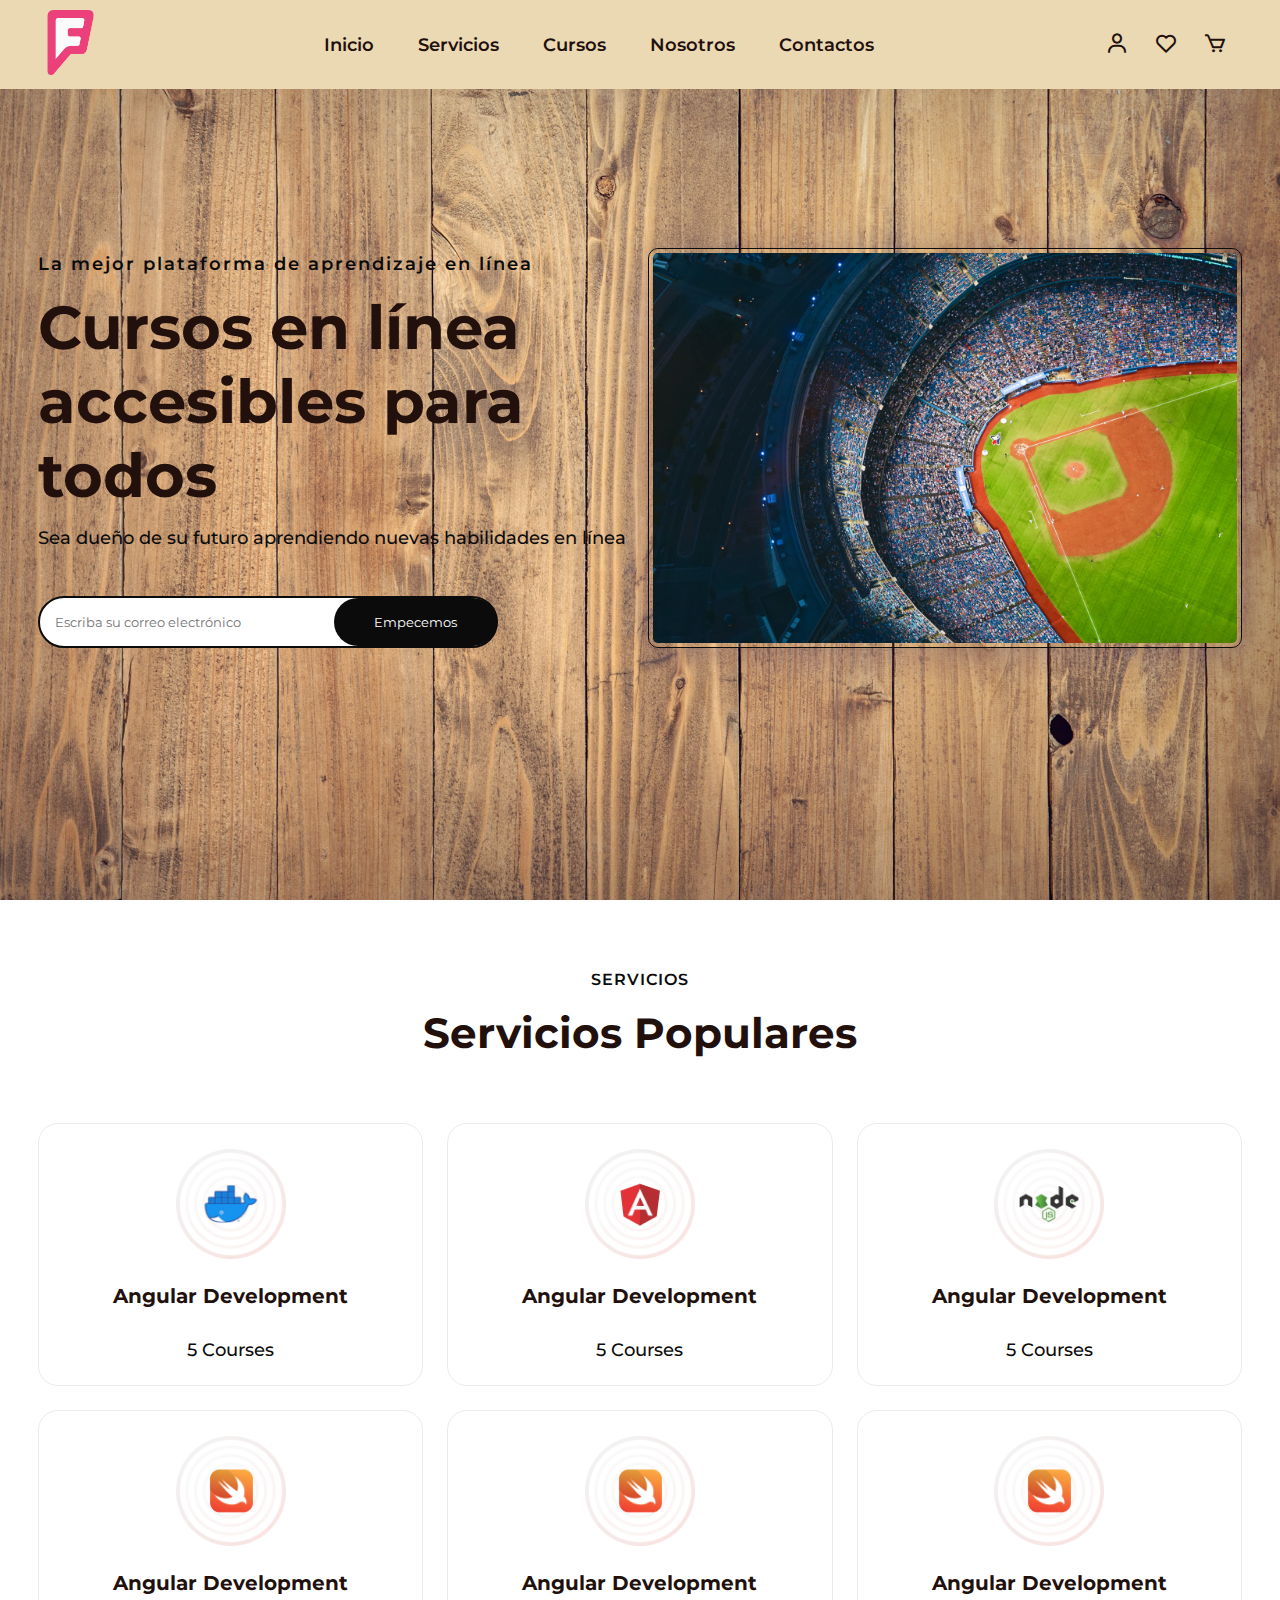
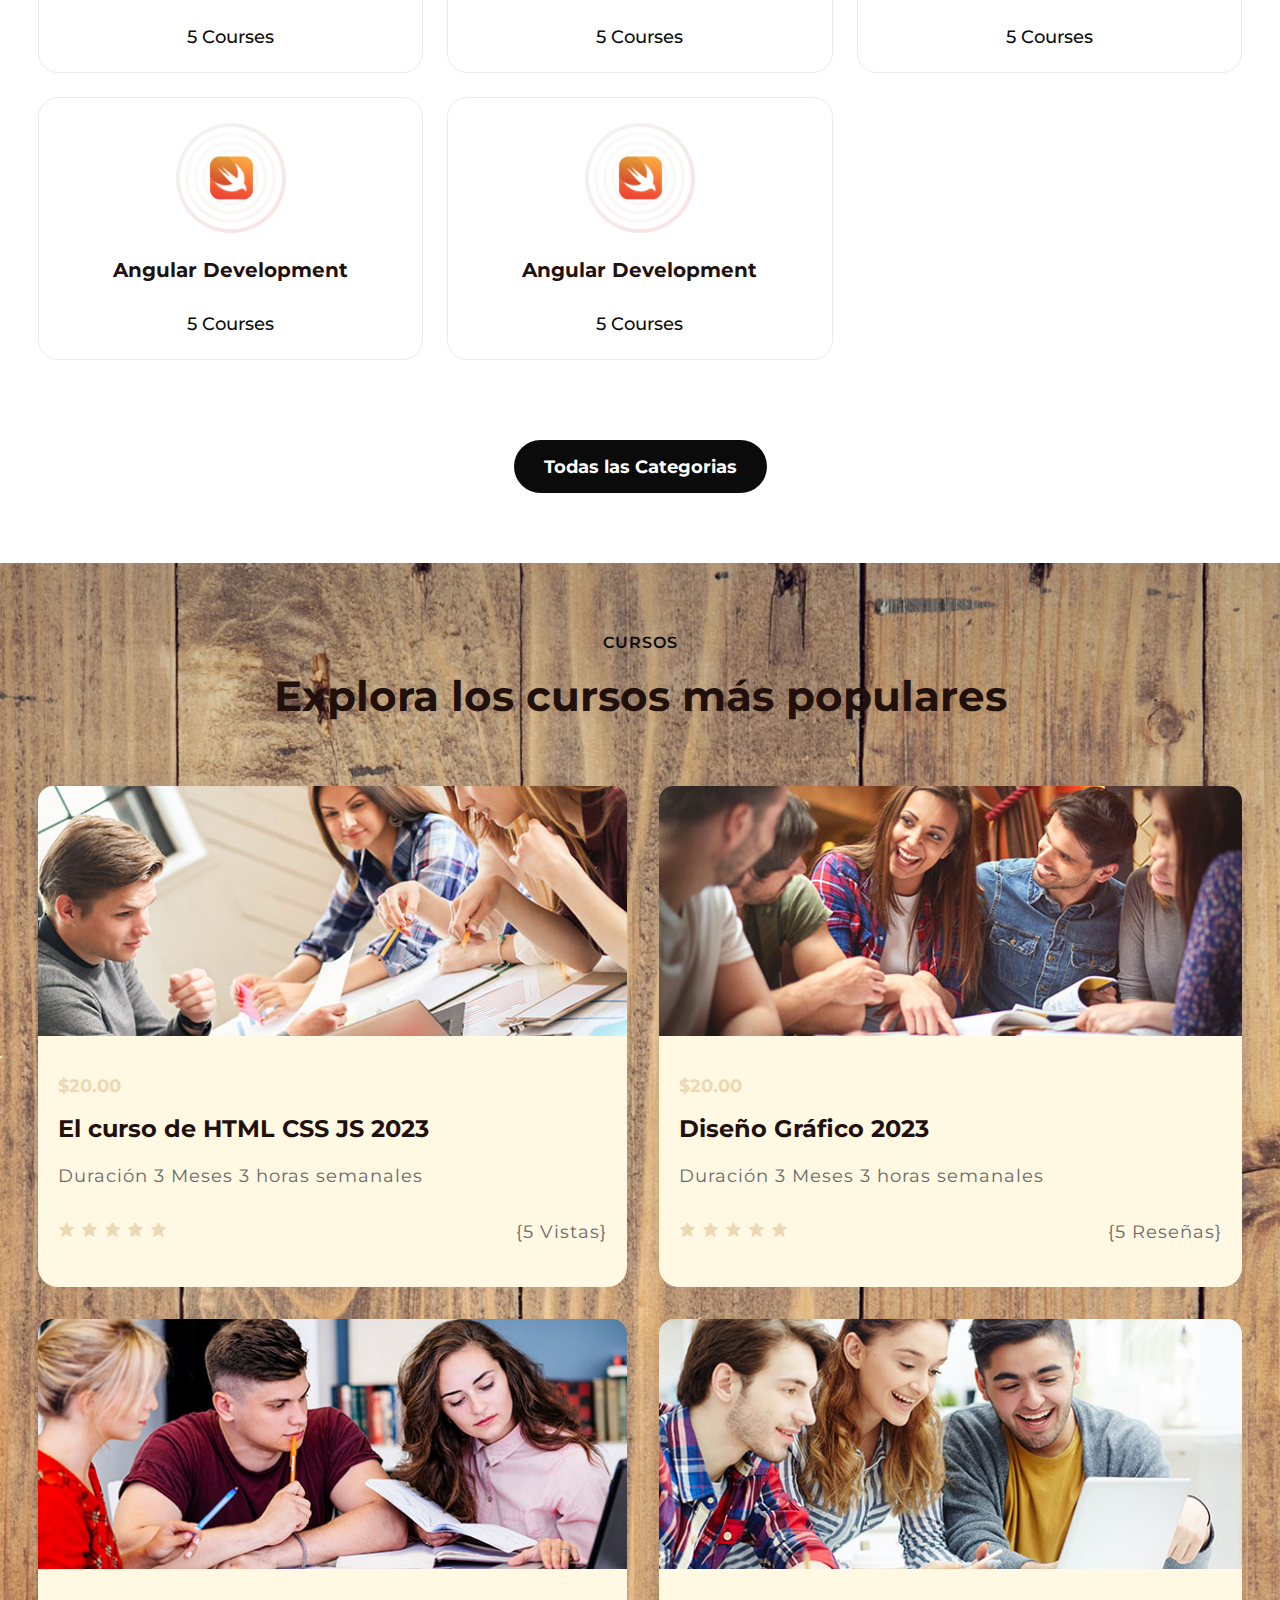
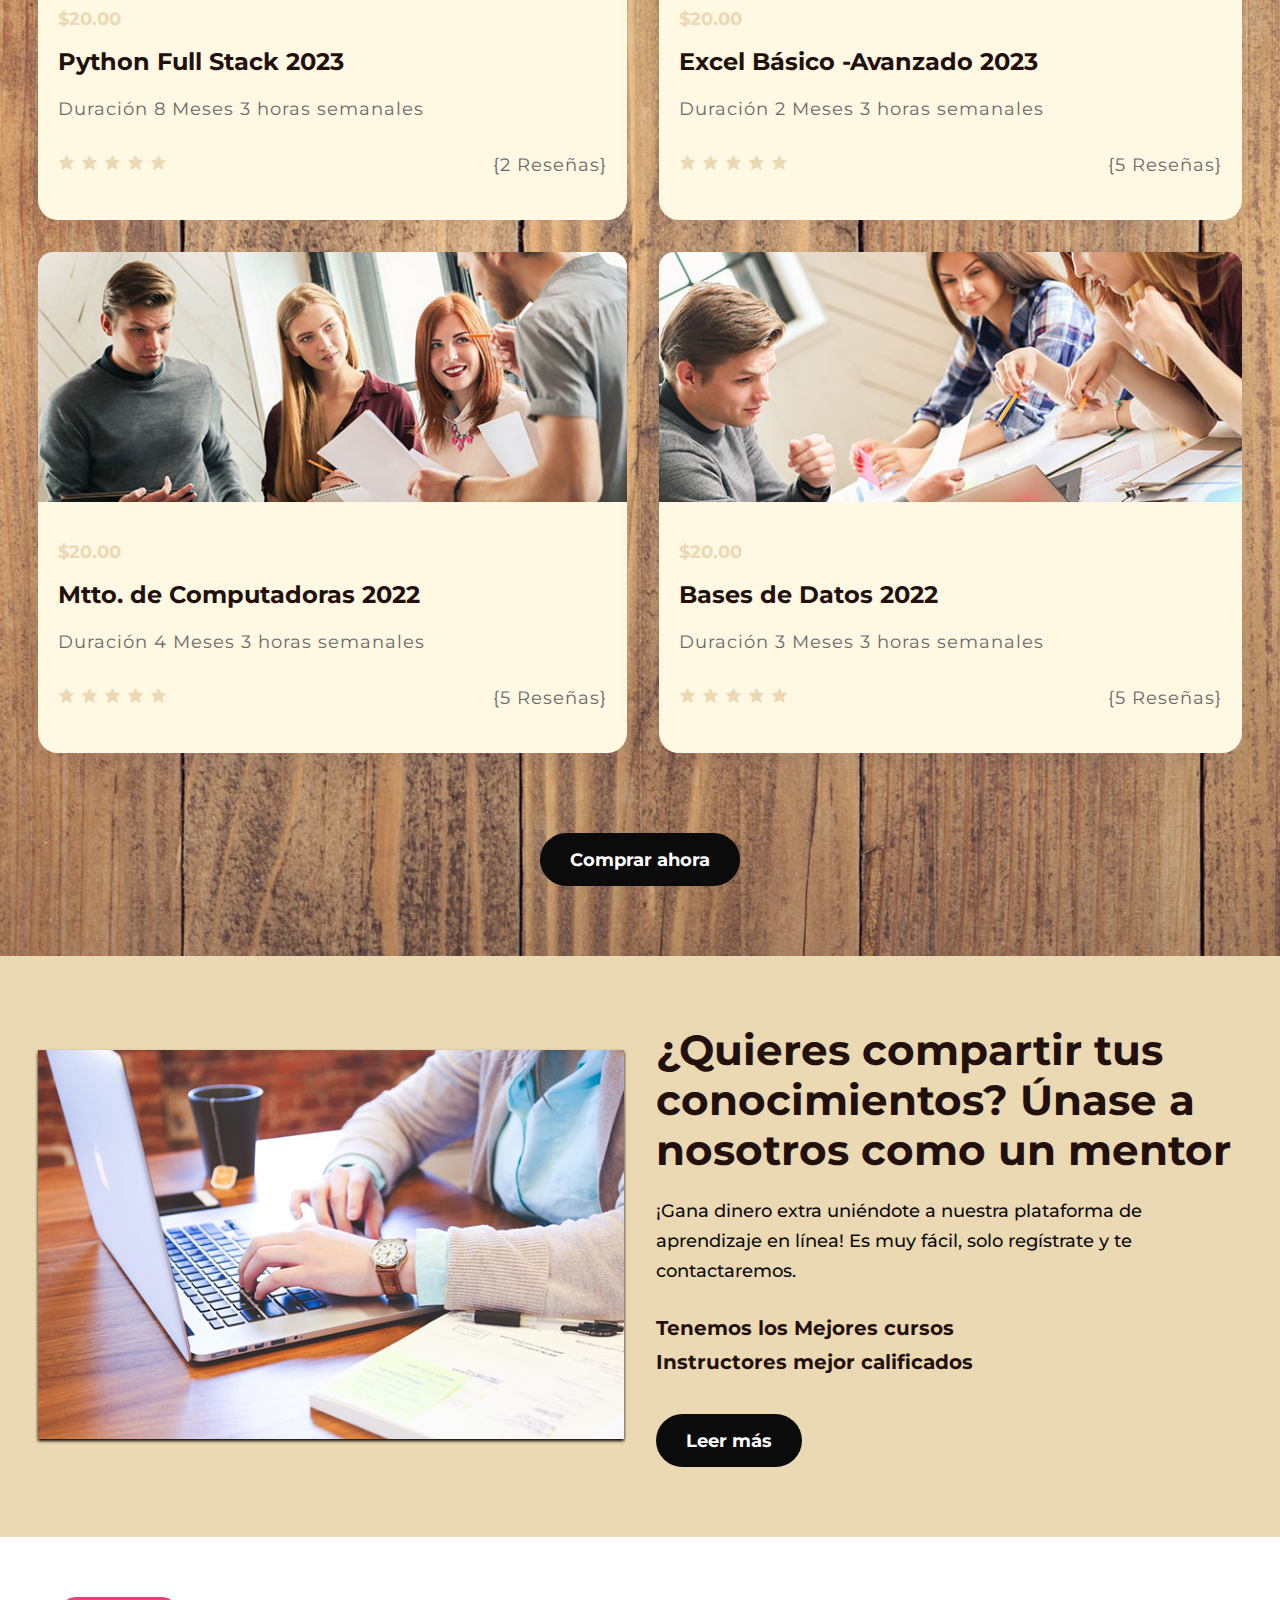
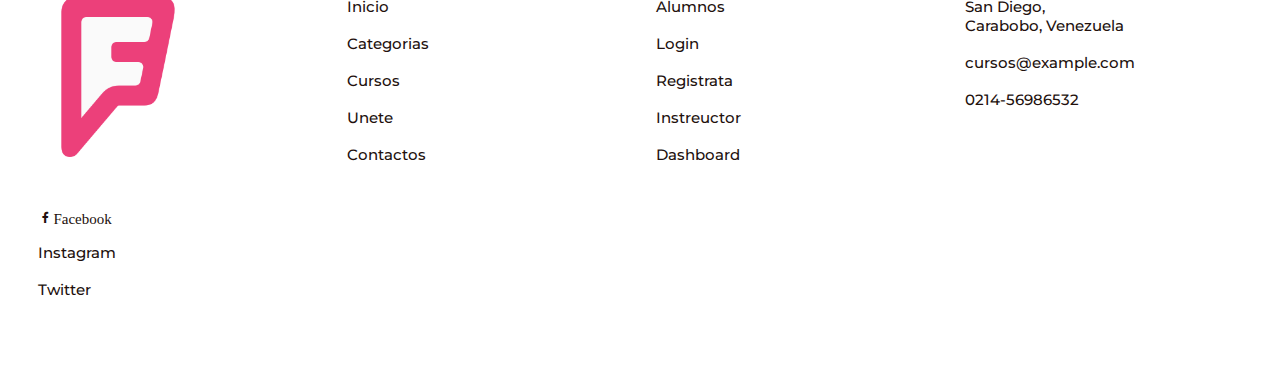
<file: index.html>
<!DOCTYPE html>
<html lang="es">
<head>
    <meta charset="UTF-8">
    <meta name="viewport" content="width=device-width, initial-scale=1.0">
    <title>Pymes</title>
    <link rel="preconnect" href="https://fonts.googleapis.com">
	<link rel="preconnect" href="https://fonts.gstatic.com" crossorigin>
	<link href="https://fonts.googleapis.com/css2?family=Montserrat:wght@300;400;500;600;700;800;900&display=swap" rel="stylesheet">
	<link rel="stylesheet" href="vendor/boxicons/css/boxicons.min.css">
	<link rel="stylesheet" href="css/styles.css">
    <link rel="stylesheet" href="css/media.css">
</head>
<body>
    <header>
		<a href="#" class="logo">
			<img src="/img/firme.png" width="65" alt="logo">
		</a>

		<ul class="navbar">
			<li><a href="#home">Inicio</a></li>
			<li><a href="#servicios">Servicios</a></li>
			<li><a href="#courses">Cursos</a></li>
			<li><a href="#about">Nosotros</a></li>
			<li><a href="#contact">Contactos</a></li>
		</ul>

		<div class="header-icons">
			<a href="#"><i class='bx bx-user'></i></a>
			<a href="#"><i class='bx bx-heart' ></i></a>
			<a href="#"><i class='bx bx-cart' ></i></a>
			<div class="bx bx-menu" id="menu-icon"></div>
		</div>
		</header>
	<main>
		<section class="home" id="home">
		<div class="home-text">
			<h6>La mejor plataforma de aprendizaje en línea</h6>
			<h1>Cursos en línea accesibles para todos</h1>
			<p>Sea dueño de su futuro aprendiendo nuevas habilidades en línea</p>
			<div class="latter">
				<form>
					<input type="email" placeholder="Escriba su correo electrónico" required>
					<input type="submit" value="Empecemos" required>
				</form>
			</div>
			</div>
	
			<div class="home-img">
			<img src="/img/pexels-tim-gouw-139762.jpg">
		</div>
	</section>
	<section class="categories" id="servicios">
		<div class="center-text">
			<h5>SERVICIOS</h5>
			<h2>Servicios Populares</h2>
		</div>

		<div class="categories-content">
			<div class="box">
				<img src="img/cate1.png">
				<h3>Angular Development</h3>
				<p>5 Courses</p>
			</div>

			<div class="box">
				<img src="img/cate2.png">
				<h3>Angular Development</h3>
				<p>5 Courses</p>
			</div>

			<div class="box">
				<img src="img/cate3.png">
				<h3>Angular Development</h3>
				<p>5 Courses</p>
			</div>

			<div class="box">
				<img src="img/cate4.png">
				<h3>Angular Development</h3>
				<p>5 Courses</p>
			</div>
			<div class="box">
				<img src="img/cate4.png">
				<h3>Angular Development</h3>
				<p>5 Courses</p>
			</div><div class="box">
				<img src="img/cate4.png">
				<h3>Angular Development</h3>
				<p>5 Courses</p>
			</div><div class="box">
				<img src="img/cate4.png">
				<h3>Angular Development</h3>
				<p>5 Courses</p>
			</div><div class="box">
				<img src="img/cate4.png">
				<h3>Angular Development</h3>
				<p>5 Courses</p>
			</div>
		</div>

		<div class="main-btn">
			<a href="#" class="btn">Todas las Categorias</a>
		</div>
	</section>
	<section class="courses" id="courses">
		<div class="center-text">
			<h5>CURSOS</h5>
			<h2>Explora los cursos más populares</h2>
		</div>

		<div class="courses-content">
			<div class="row">
				<img src="img/course1.jpg">
				<div class="courses-text">
					<h5>$20.00</h5>
					<h3>El curso de HTML CSS JS 2023</h3>
					<h6>Duración 3 Meses 3 horas semanales</h6>
					<div class="rating">
						<div class="star">
							<a href="#"><i class='bx bxs-star' ></i></a>
							<a href="#"><i class='bx bxs-star' ></i></a>
							<a href="#"><i class='bx bxs-star' ></i></a>
							<a href="#"><i class='bx bxs-star' ></i></a>
							<a href="#"><i class='bx bxs-star' ></i></a>
						</div>
						<div class="review">
							<p>{5 Vistas}</p>
						</div>
					</div>
				</div>
			</div>

			<div class="row">
				<img src="img/course2.jpg">
				<div class="courses-text">
					<h5>$20.00</h5>
					<h3>Diseño Gráfico 2023</h3>
					<h6>Duración 3 Meses 3 horas semanales</h6>
					<div class="rating">
						<div class="star">
							<a href="#"><i class='bx bxs-star' ></i></a>
							<a href="#"><i class='bx bxs-star' ></i></a>
							<a href="#"><i class='bx bxs-star' ></i></a>
							<a href="#"><i class='bx bxs-star' ></i></a>
							<a href="#"><i class='bx bxs-star' ></i></a>
						</div>
						<div class="review">
							<p>{5 Reseñas}</p>
						</div>
					</div>
				</div>
			</div>

			<div class="row">
				<img src="img/course3.jpg">
				<div class="courses-text">
					<h5>$20.00</h5>
					<h3>Python Full Stack 2023</h3>
					<h6>Duración 8 Meses 3 horas semanales</h6>
					<div class="rating">
						<div class="star">
							<a href="#"><i class='bx bxs-star' ></i></a>
							<a href="#"><i class='bx bxs-star' ></i></a>
							<a href="#"><i class='bx bxs-star' ></i></a>
							<a href="#"><i class='bx bxs-star' ></i></a>
							<a href="#"><i class='bx bxs-star' ></i></a>
						</div>
						<div class="review">
							<p>{2 Reseñas}</p>
						</div>
					</div>
				</div>
			</div>

			<div class="row">
				<img src="img/course4.jpg">
				<div class="courses-text">
					<h5>$20.00</h5>
					<h3>Excel Básico -Avanzado 2023</h3>
					<h6>Duración 2 Meses 3 horas semanales</h6>
					<div class="rating">
						<div class="star">
							<a href="#"><i class='bx bxs-star' ></i></a>
							<a href="#"><i class='bx bxs-star' ></i></a>
							<a href="#"><i class='bx bxs-star' ></i></a>
							<a href="#"><i class='bx bxs-star' ></i></a>
							<a href="#"><i class='bx bxs-star' ></i></a>
						</div>
						<div class="review">
							<p>{5 Reseñas}</p>
						</div>
					</div>
				</div>
			</div>

			<div class="row">
				<img src="img/course5.jpg">
				<div class="courses-text">
					<h5>$20.00</h5>
					<h3>Mtto. de Computadoras 2022</h3>
					<h6>Duración 4 Meses 3 horas semanales</h6>
					<div class="rating">
						<div class="star">
							<a href="#"><i class='bx bxs-star' ></i></a>
							<a href="#"><i class='bx bxs-star' ></i></a>
							<a href="#"><i class='bx bxs-star' ></i></a>
							<a href="#"><i class='bx bxs-star' ></i></a>
							<a href="#"><i class='bx bxs-star' ></i></a>
						</div>
						<div class="review">
							<p>{5 Reseñas}</p>
						</div>
					</div>
				</div>
			</div>

			<div class="row">
				<img src="img/course1.jpg">
				<div class="courses-text">
					<h5>$20.00</h5>
					<h3>Bases de Datos 2022</h3>
					<h6>Duración 3 Meses 3 horas semanales</h6>
					<div class="rating">
						<div class="star">
							<a href="#"><i class='bx bxs-star' ></i></a>
							<a href="#"><i class='bx bxs-star' ></i></a>
							<a href="#"><i class='bx bxs-star' ></i></a>
							<a href="#"><i class='bx bxs-star' ></i></a>
							<a href="#"><i class='bx bxs-star' ></i></a>
						</div>
						<div class="review">
							<p>{5 Reseñas}</p>
						</div>
					</div>
				</div>
			</div>

		</div>

		<div class="main-btn">
			<a href="#" class="btn">Comprar ahora</a>
		</div>
	</section>
	<section class="about" id="about">
		<div class="about-img">
			<img src="img/about2.png">
		</div>
	
		<div class="about-text">
			<h2>¿Quieres compartir tus conocimientos? Únase a nosotros como un mentor</h2>
			<p>¡Gana dinero extra uniéndote a nuestra plataforma de aprendizaje en línea! Es muy fácil, solo regístrate y te contactaremos. </p>
			<h4>Tenemos los Mejores cursos</h4>
			<h5>Instructores mejor calificados</h5>
			<a href="#" class="btn">Leer más</a>
		</div>
	</section>
	<footer>
		<section class="contact" id="contact">
			<div class="main-contact">
				<div class="contact-content">
					<div class="logo">
						<img src="/img/firme.png" width="50" height="50" alt="logo2">
					</div>
					<br>
					<li><a class="bx bxl-facebook "href="#">Facebook</a></li>
					<li><a href="#">Instagram</a></li>
					<li><a href="#">Twitter</a></li>
				</div>
		
				<div class="contact-content">
					<li><a href="#home">Inicio</a></li>
					<li><a href="#categories">Categorias</a></li>
					<li><a href="#courses">Cursos</a></li>
					<li><a href="#about">Unete</a></li>
					<li><a href="#contact">Contactos</a></li>
				</div>
		
				<div class="contact-content">
					<li><a href="#">Alumnos</a></li>
					<li><a href="#">Login</a></li>
					<li><a href="#">Registrata</a></li>
					<li><a href="#">Instreuctor</a></li>
					<li><a href="#">Dashboard</a></li>
				</div>
		
				<div class="contact-content">
					<li><a href="#">San Diego,<br> Carabobo, Venezuela</a></li>
					<li><a href="#">cursos@example.com</a></li>
					<li><a href="#">0214-56986532</a></li>
				</div>
		
			</div>
		</section>
	</footer>


</main>
	<script src="/js/index.js"></script>
</body>
</html>
</file>
<file: css/styles.css>
*{
	padding: 0;
	margin: 0;
	box-sizing: border-box;
	font-family: 'Montserrat', sans-serif;
	list-style: none;
	text-decoration: none;
	scroll-behavior: smooth;
}
:root{
	--bg-color: #ffffff;
	--text-color: #22100d;
	--second-color: #0b0b0c;
	--main-color: #EBD9B4;
	--big-font: 3.8rem;
	--h2-font: 2.6rem;
	--p-font: 1.1rem;
}
body{
	background: var(--bg-color);
	color: var(--text-color);
}
header{
	background-color: #EBD9B4;
	position: fixed;
	width: 100%;
	top: 0;
	right: 0;
	z-index: 1000;
	display: flex;
	align-items: center;
	justify-content: space-between;
 	padding: 23px 13%;
	transition: all .40s ease;
}
.logo h3{
	font-family: 'Montserrat';
	color: var(--main-color);
	font-size:1.5rem;
    text-align: center;
}
.logo span{
	color: var(--text-color);
	font-size:1.2rem;
  }
.navbar{
	display: flex;
}
.navbar a{
	color: var(--text-color);
	font-weight: 600;
	font-size: var(--p-font);
	padding: 10px 22px;
	transition: all .40s ease;
}
.navbar a:hover{
	color: var(--main-color);
}
.header-icons{
	display: flex;
	align-items: center;
}
.header-icons i{
	margin-left: 10px;
	font-size: 24px;
	color: var(--text-color);
	transition: all .40s ease;
	margin-right: 15px;
}
.header-icons i:hover{
	transform: scale(1.2);
	color: var(--main-color);
}
#menu-icon{
	font-size: 40px;
	color: var(--text-color);
	z-index: 10001;
	cursor: pointer;
	display: none;
}
section{
	padding: 80px 13%;
}
.home{
	position: relative;
	height: 100vh;
	width: 100%;
	background: url(../img/pexels-fwstudio-164005.jpg);
	background-size: cover;
	background-position: center;
	display: grid;
	grid-template-columns: repeat(2, 1fr);
	gap: 1rem;
	align-items: center;
}
.home-text h1{
	font-size: var(--big-font);
	margin: 15px 0 15px;
}
.home-text h6{
	color: var(--second-color);
	font-size: 18px;
	font-weight: 600;
	letter-spacing: 2px;
}
.home-text p{
	color: var(--second-color);
	font-size: var(--p-font);
	font-weight: 500;
	margin-bottom: 48px;
}
.latter form{
	width: 100%;
	max-width: 460px;
	position: relative;
}
.latter form input:first-child{
	display: inline-block;
	width: 100%;
	outline: none;
	padding: 16px 140px 16px 15px;
	border: 2px solid var(--second-color);
	border-radius: 30px;
}
.latter form input:last-child{
	position: absolute;
	display: inline-block;
	border: none;
	outline: none;
	background: var(--second-color);
	color: var(--bg-color);
	padding: 16px 40px;
	border-radius: 30px;
	cursor: pointer;
	top: 2px;
	right: 1px;
}
.home-img img{
	
	width: 100%;
	padding: 4px;
	border: 1px solid var(--second-color);
	border-radius: 10px;
	box-shadow: 0px 5px 40px rgb(19 8 73 / 30%);
	transition: all .40s ease;
}
.home-img img:hover{
	box-shadow: 0px 4px 15px rgb(0 0 0 / 8%);
	transform: translateY(25px);
}
header.sticky{
	background: var(--bg-color);
	padding: 12px 13%;
	box-shadow: 0px 4px 15px rgb(0 0 0 / 8%);
}
.center-text{
	text-align: center;
}
.center-text h5{
	color: var(--second-color);
	font-size: 16px;
	font-weight: 600;
	letter-spacing: 1px;
	margin-bottom: 20px;
}
.center-text h2{
	font-size: var(--h2-font);
	line-height: 1.2;
}

.categories-content{
	display: grid;
	grid-template-columns: repeat(auto-fit, minmax(300px, auto));
	gap: 1.5rem;
	align-items: center;
	cursor: pointer;
	text-align: center;
	margin-top: 4rem;
}
.box img{
	height: auto;
	width: 110px;
	margin-bottom: 20px;
}
.box{
	padding: 25px 60px;
	border: 1px solid #e9ecef;
	border-radius: 20px;
	box-shadow: -11.729px -11.729px 32px rgb(255 255 255 / 15%);
	transition: all .40s ease;
}
.box:hover{
	transform: translateY(-15px);
}
.box h3{
	font-size: 20px;
	font-weight: 700;
	margin-bottom: 30px;
	line-height: 1.3;
	transition: all .40s ease;
}
.box h3:hover{
	color: var(--main-color);
}
.box p{
	font-size: var(--p-font);
	color: var(--second-color);
	font-weight: 500;
}
.main-btn{
	text-align: center;
	margin-top: 5rem;
}
.btn{
	display: inline-block;
	padding: 16px 30px;
	font-size: var(--p-font);
	font-weight: 700;
	background: var(--second-color);
	color: var(--bg-color);
	border-radius: 30px;
	transition: all .40s ease;
}
.btn:hover{
	transform: scale(0.9) translateY(-5px);
}
.courses{
	background: url(../img/pexels-fwstudio-164005.jpg);
	background-size: cover;
	background-position: center;
}

.courses-content{
	display: grid;
	grid-template-columns: repeat(auto-fit, minmax(400px, auto));
	gap: 2rem;
	align-items: center;
	margin-top: 4rem;
	cursor: pointer;
	border-radius: 15px;
}
.row{
	background-color: #FFF8E3;
	padding: 0px 0px 10px 0px;
	border-radius: 20px;
	box-shadow: 0px 5px 40px rgb(19 8 73 / 13%);
	transition: all .40s ease;
}
.row:hover{
	transform: translateY(-15px);
}
.row img{
	width: 100%;
	height: 250px;
	object-fit: cover;
	border-radius: 15px 15px 0px 0px;
}
.courses-text{
	padding: 35px 20px;
}
.courses-text h5{
	color: var(--main-color);
	font-size: 18px;
	font-weight: 700;
}
.courses-text h3{
	font-size: 24px;
	font-weight: 700;
	line-height: 34px;
	margin: 15px 0 15px;
	transition: all .40s ease;
}
.courses-text h3:hover{
	color: var(--main-color);
}
.courses-text h6{
	color: #696969;
	font-size: var(--p-font);
	font-weight: 400;
	line-height: 30px;
	letter-spacing: 1px;
	margin-bottom: 30px;
}
.rating{
	display: flex;
	align-items: center;
	flex-wrap: wrap;
	justify-content: space-between;
}
.star i{
	color: var(--main-color);
	margin-right: 2px;
	font-size: 17px;
}
.review p{
	color: #696969;
	font-size: var(--p-font);
	font-weight: 400;
	letter-spacing: 1px;
}
.cta-content{
	display: grid;
	grid-template-columns: repeat(auto-fit, minmax(170px, auto));
	gap: 2rem;
	align-items: center;
	text-align: center;
	margin-top: 5rem;
}

.about{
	background-color: #EBD9B4;
	background-size: cover;
	background-position: center;
	display: grid;
	grid-template-columns: repeat(2, 1fr);
	gap: 2rem;
	align-items: center;
}

.about-img img{
	width: 100%;
	height: auto;
	box-shadow:  0px 2px 3px #000;
}
.about-text h2{
	font-size: var(--h2-font);
	line-height: 1.2;
	margin-bottom: 20px;
}
.about-text p{
	font-size: var(--p-font);
	color: var(--second-color);
	font-weight: 500;
	line-height: 30px;
	margin-bottom: 30px;
}
.about-text h4{
	font-size: 20px;
	margin-bottom: 10px;
}
.about-text h5{
	font-size: 20px;
	margin-bottom: 40px;
}
/* contactos */
.contact{
	padding: 60px 13%;
	background: var(--bg-color);
}



.contact{
	padding: 60px 13%;
	background: var(--bg-color);
}
.main-contact{
	display: grid;
	grid-template-columns: repeat(auto-fit, minmax(200px, auto));
	gap: 2rem;
}
.contact-content img{
	height: auto;
	width: 160px;
	max-width: 100%;
	margin-bottom: 30px;
}
.contact-content li{
	margin-bottom: 18px;
}
.contact-content li a{
	display: block;
	color: var(--text-color);
	font-weight: 500;
	font-size: 15px;
	transition: all .40s ease;
}
.contact-content li a:hover{
	transform: translateX(10px);
	color: var(--main-color);
}

.last-text p{
	text-align: center;
	padding: 18px;
	color: var(--second-color);
	font-size: 15px;
	font-weight: 500;
	letter-spacing: 1px;
}
.bx{
	font-size: 80px;
}
</file>
<file: css/media.css>
@media (max-width: 1410px){
	header{
		padding: 10px 3%;
		transition: .2s;
	}
	header.sticky{
		padding: 12px 3%;
		transition: .2s;
	}
	section{
		padding: 70px 3%;
		transition: .2s;
	}
	.container{
		padding: 70px 3%;
		transition: .2s;
	}
	.contact{
		padding: 60px 3%;
		transition: .2s;
	}

}

@media (max-width: 1050px){
	:root{
		--big-font: 3.2rem;
	  --h2-font: 2rem;
	  --p-font: 1rem;
	  transition: .1s;
	}
	.home{
		height: 84vh;
	}
}

@media (max-width: 1025px){
	#menu-icon{
		display: block;
	}
	.navbar{
		position: absolute;
		top: 100%;
		right: -100%;
		width: 300px;
		height: 110vh;
		background: var(--main-color);
		display: flex;
		flex-direction: column;
		align-items: center;
		padding: 50px 30px;
		transition: all .40s ease;
	}
	.navbar a{
		display: block;
		margin: 1.3rem 0;
		color: var(--bg-color);
	}
	.navbar a:hover{
		color: var(--bg-color);
		transform: translateY(-5px);
	}
	.navbar.open{
		right: 0;
	}
}

@media (max-width: 890px){
	.home{
		height: 150vh;
		grid-template-columns: 1fr;
		gap: 1rem;
	}
	.home-text{
		padding-top: 20px;
	}
	.home-img{
		text-align: center;
	}
	.home-img img{
		height: auto;
		width: 100%;
	}
	.about{
		grid-template-columns: 1fr;
		gap: 1rem;
	}
}
@media (max-width: 600px){
	.home{
		height: 120vh;
	}
}
</file>
